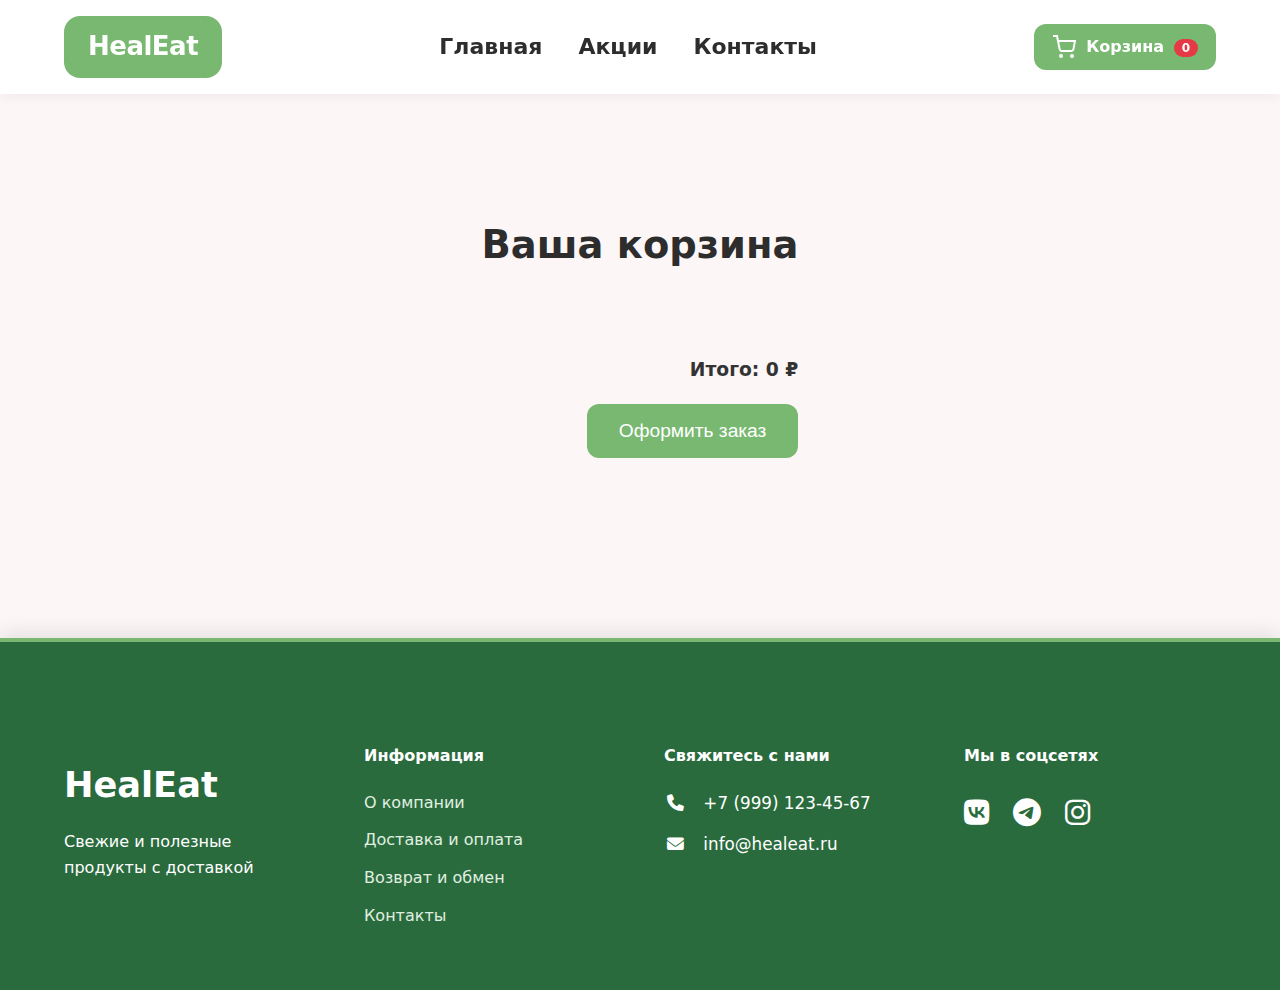
<file: pages/basket.html>
<!-- pages/basket.html -->
<!DOCTYPE html>
<html lang="ru">
<head>
  <meta charset="UTF-8">
  <meta name="viewport" content="width=device-width, initial-scale=1.0">
  <title>Корзина - HealEat</title>
  <link rel="stylesheet" href="../style.css">
  <link rel="stylesheet" href="https://cdnjs.cloudflare.com/ajax/libs/font-awesome/6.5.0/css/all.min.css">
</head>
<body>
<header class="header">
  <div class="logo">HealEat</div>
  <nav class="nav">
    <a href="../index.html">Главная</a>
    <a href="sales.html">Акции</a>
    <a href="contacts.html">Контакты</a>
  </nav>
  <a href="basket.html" class="cart-btn" aria-label="Корзина">
    <svg width="24" height="24" viewBox="0 0 24 24" fill="none" stroke="currentColor" stroke-width="2">
      <circle cx="9" cy="21" r="1"/>
      <circle cx="20" cy="21" r="1"/>
      <path d="M1 1h4l2.68 13.39a2 2 0 0 0 2 1.61h9.72a2 2 0 0 0 2-1.61L23 6H6"/>
    </svg>
    <span class="cart-text">Корзина <span class="cart-count">0</span></span>
  </a>
</header>

<section class="basket-section">
  <h2 class="section-title">Ваша корзина</h2>
  <div class="basket-items"></div>
  <div class="basket-total">
    <h3>Итого: <span id="total-price">0 ₽</span></h3>
    <button class="checkout-btn">Оформить заказ</button>
  </div>
</section>

<footer class="footer">
  <div class="footer-brand">
    <h3>HealEat</h3>
    <p>Свежие и полезные продукты с доставкой</p>
  </div>
  
  <div class="footer-links">
    <h4>Информация</h4>
    <ul>
      <li><a href="#">О компании</a></li>
      <li><a href="#">Доставка и оплата</a></li>
      <li><a href="#">Возврат и обмен</a></li>
      <li><a href="#">Контакты</a></li>
    </ul>
  </div>
  
  <div class="footer-contact">
    <h4>Свяжитесь с нами</h4>
    <p><i class="fas fa-phone"></i> +7 (999) 123-45-67</p>
    <p><i class="fas fa-envelope"></i> info@healeat.ru</p>
  </div>
  
  <div class="footer-social">
    <h4>Мы в соцсетях</h4>
    <div class="social-icons">
      <a href="#"><i class="fab fa-vk"></i></a>
      <a href="#"><i class="fab fa-telegram"></i></a>
      <a href="#"><i class="fab fa-instagram"></i></a>
    </div>
  </div>
</footer>

<script src="../script.js"></script>
</body>
</html>
</file>
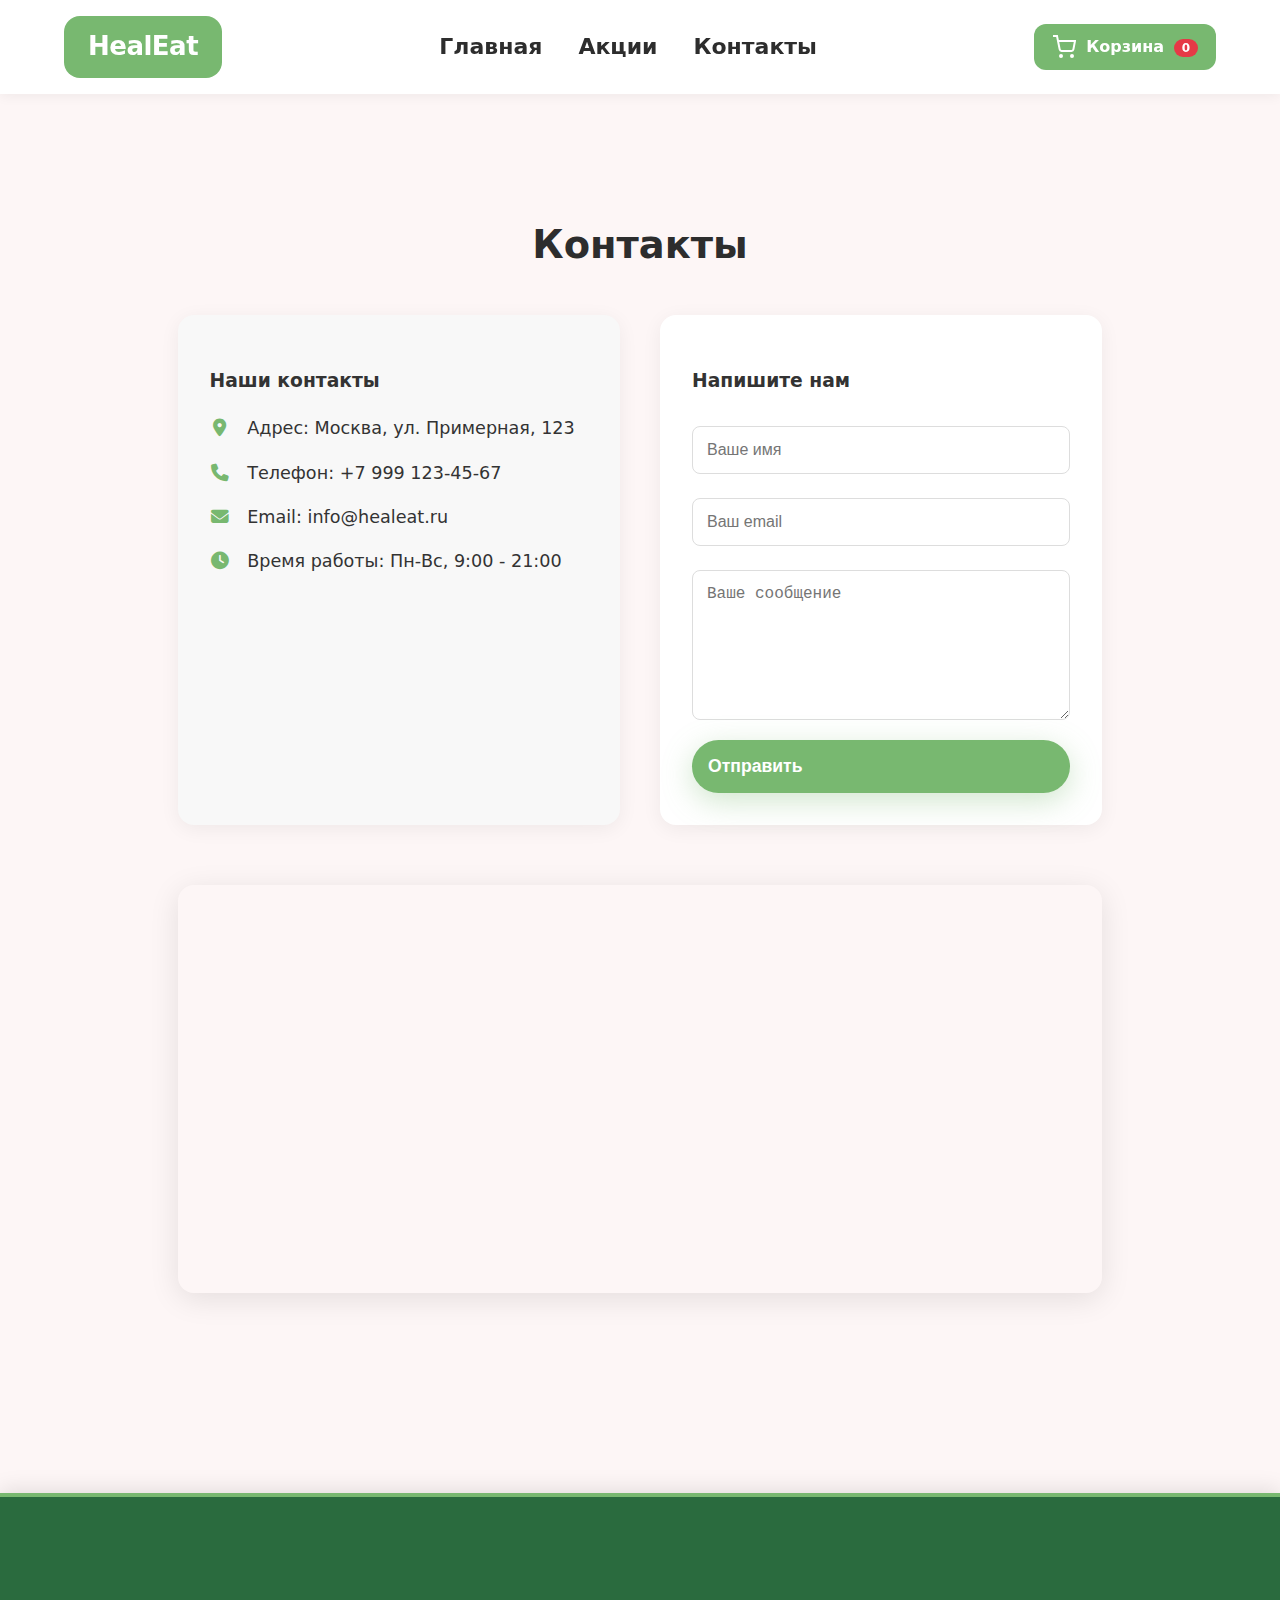
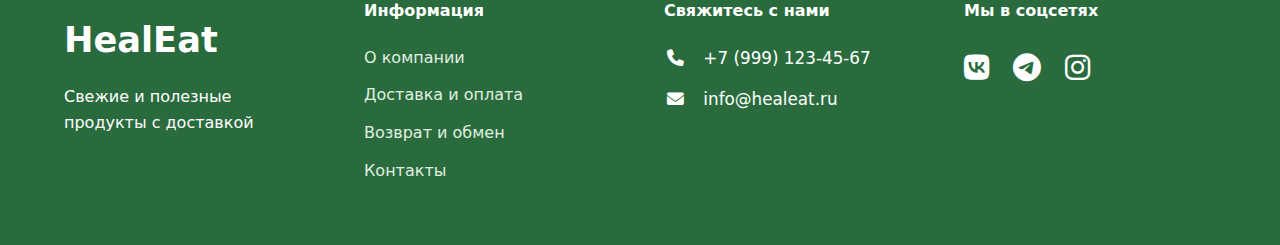
<file: pages/contacts.html>
<!-- pages/contacts.html -->
<!DOCTYPE html>
<html lang="ru">
<head>
  <meta charset="UTF-8">
  <meta name="viewport" content="width=device-width, initial-scale=1.0">
  <title>Контакты — HealEat</title>
  <link rel="stylesheet" href="../style.css">
  <link rel="stylesheet" href="https://cdnjs.cloudflare.com/ajax/libs/font-awesome/6.5.0/css/all.min.css">
</head>
<body>
<header class="header">
  <div class="logo">HealEat</div>
  <nav class="nav">
    <a href="../index.html">Главная</a>
    <a href="sales.html">Акции</a>
    <a href="contacts.html">Контакты</a>
  </nav>
  <a href="basket.html" class="cart-btn" aria-label="Корзина">
    <svg width="24" height="24" viewBox="0 0 24 24" fill="none" stroke="currentColor" stroke-width="2">
      <circle cx="9" cy="21" r="1"/>
      <circle cx="20" cy="21" r="1"/>
      <path d="M1 1h4l2.68 13.39a2 2 0 0 0 2 1.61h9.72a2 2 0 0 0 2-1.61L23 6H6"/>
    </svg>
    <span class="cart-text">Корзина <span class="cart-count">0</span></span>
  </a>
</header>

<section class="contacts-section">
  <h2 class="section-title">Контакты</h2>
  <div class="contacts-container">
    <div class="contact-info">
      <h3>Наши контакты</h3>
      <p><i class="fas fa-map-marker-alt"></i> Адрес: Москва, ул. Примерная, 123</p>
      <p><i class="fas fa-phone"></i> Телефон: +7 999 123-45-67</p>
      <p><i class="fas fa-envelope"></i> Email: info@healeat.ru</p>
      <p><i class="fas fa-clock"></i> Время работы: Пн-Вс, 9:00 - 21:00</p>
    </div>
    <div class="contact-form">
      <h3>Напишите нам</h3>
      <form>
        <input type="text" placeholder="Ваше имя" required>
        <input type="email" placeholder="Ваш email" required>
        <textarea placeholder="Ваше сообщение" required></textarea>
        <button type="submit" class="main-btn">Отправить</button>
      </form>
    </div>
  </div>
  <div class="map">
    <iframe src="https://www.google.com/maps/embed?pb=!1m18!1m12!1m3!1d2245.568744057027!2d37.61749441620738!3d55.75582600000001!2m3!1f0!2f0!3f0!3m2!1i1024!2i768!4f13.1!3m3!1m2!1s0x46b54a5c5c5c5c5d%3A0x5c5c5c5c5c5c5c5c!2sMoscow!5e0!3m2!1sen!2sru!4v1709560000000!5m2!1sen!2sru" width="100%" height="400" style="border:0;" allowfullscreen="" loading="lazy"></iframe>
  </div>
</section>

<footer class="footer">
  <div class="footer-brand">
    <h3>HealEat</h3>
    <p>Свежие и полезные продукты с доставкой</p>
  </div>
  <div class="footer-links">
    <h4>Информация</h4>
    <ul>
      <li><a href="#">О компании</a></li>
      <li><a href="#">Доставка и оплата</a></li>
      <li><a href="#">Возврат и обмен</a></li>
      <li><a href="#">Контакты</a></li>
    </ul>
  </div>
  <div class="footer-contact">
    <h4>Свяжитесь с нами</h4>
    <p><i class="fas fa-phone"></i> +7 (999) 123-45-67</p>
    <p><i class="fas fa-envelope"></i> info@healeat.ru</p>
  </div>
  <div class="footer-social">
    <h4>Мы в соцсетях</h4>
    <div class="social-icons">
      <a href="#"><i class="fab fa-vk"></i></a>
      <a href="#"><i class="fab fa-telegram"></i></a>
      <a href="#"><i class="fab fa-instagram"></i></a>
    </div>
  </div>
</footer>
<script src="../script.js"></script>
</body>
</html>
</file>
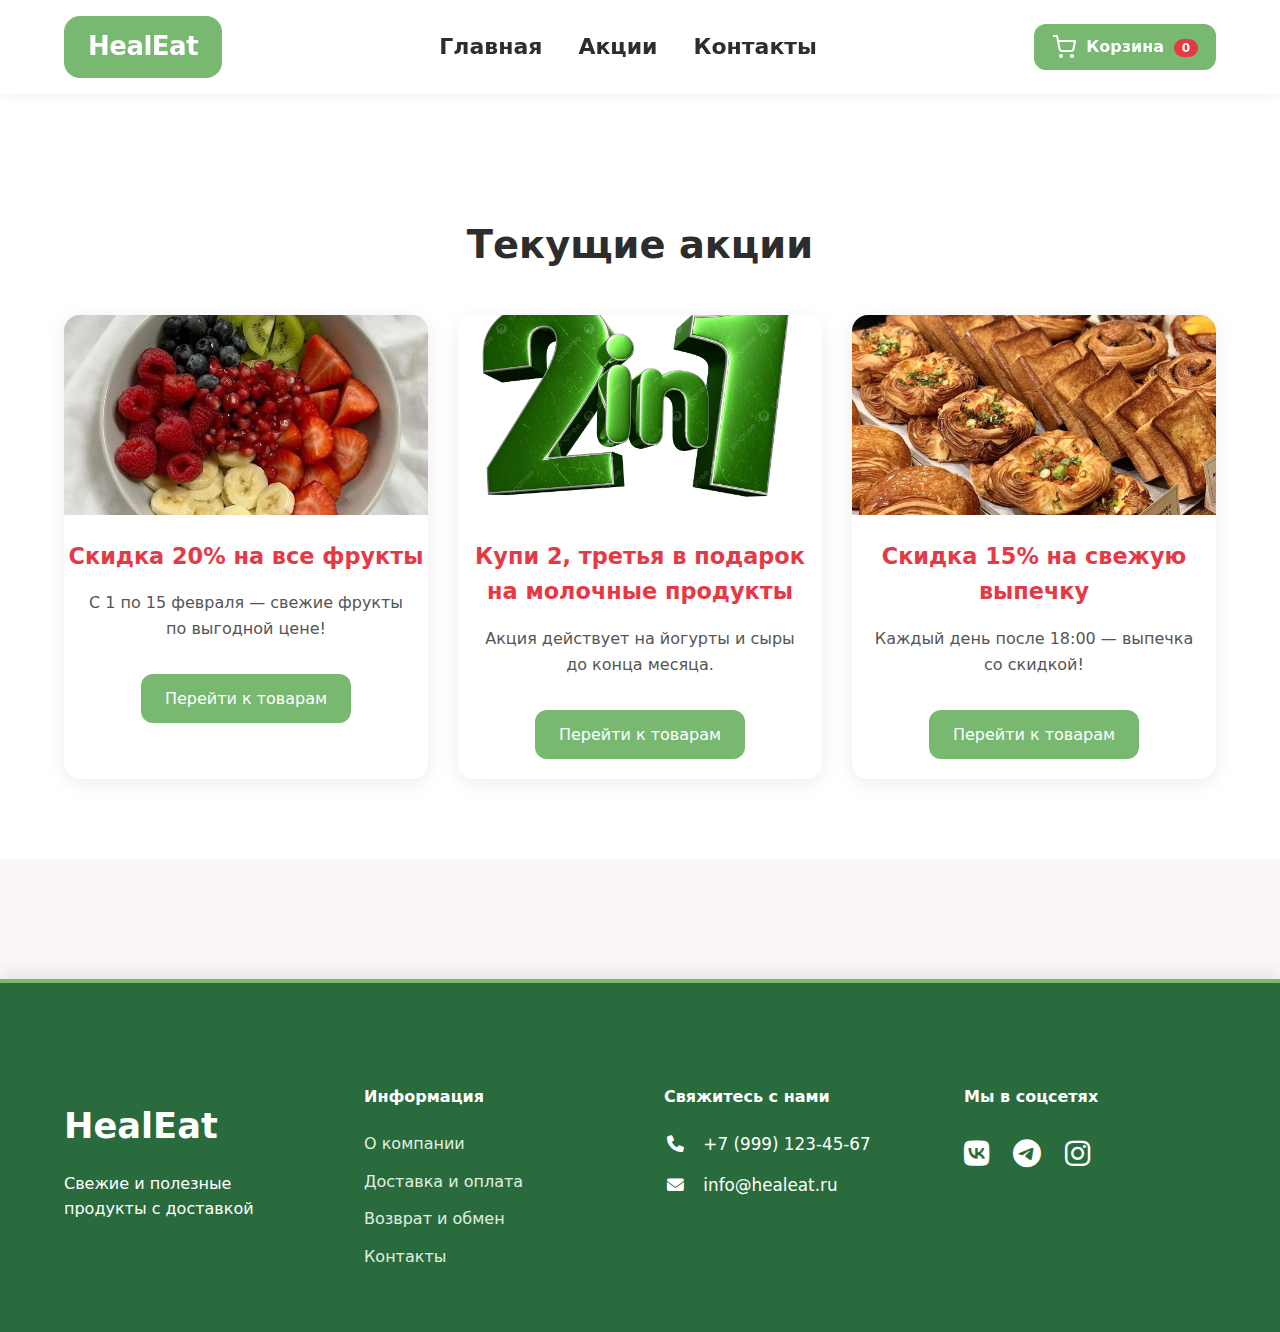
<file: pages/sales.html>
<!-- pages/actions.html -->
<!DOCTYPE html>
<html lang="ru">
<head>
  <meta charset="UTF-8">
  <meta name="viewport" content="width=device-width, initial-scale=1.0">
  <title>Акции — HealEat</title>
  <link rel="stylesheet" href="../style.css">
  <link rel="stylesheet" href="https://cdnjs.cloudflare.com/ajax/libs/font-awesome/6.5.0/css/all.min.css">
</head>
<body>
<header class="header">
  <div class="logo">HealEat</div>
  <nav class="nav">
    <a href="../index.html">Главная</a>
    <a href="sales.html">Акции</a>
    <a href="contacts.html">Контакты</a>
  </nav>
  <a href="basket.html" class="cart-btn" aria-label="Корзина">
    <svg width="24" height="24" viewBox="0 0 24 24" fill="none" stroke="currentColor" stroke-width="2">
      <circle cx="9" cy="21" r="1"/>
      <circle cx="20" cy="21" r="1"/>
      <path d="M1 1h4l2.68 13.39a2 2 0 0 0 2 1.61h9.72a2 2 0 0 0 2-1.61L23 6H6"/>
    </svg>
    <span class="cart-text">Корзина <span class="cart-count">0</span></span>
  </a>
</header>

<section class="actions-section">
  <h2 class="section-title">Текущие акции</h2>
  <div class="actions-container">
    <div class="action-card">
      <img src="../img/main/fruits.jpg" alt="fruits">
      <h3>Скидка 20% на все фрукты</h3>
      <p>С 1 по 15 февраля — свежие фрукты по выгодной цене!</p>
      <a href="category/fruits.html" class="action-btn">Перейти к товарам</a>
    </div>
    <div class="action-card">
      <img src="../img/2in1.png" alt="2in1">
      <h3>Купи 2, третья в подарок на молочные продукты</h3>
      <p>Акция действует на йогурты и сыры до конца месяца.</p>
      <a href="category/milk.html" class="action-btn">Перейти к товарам</a>
    </div>
    <div class="action-card">
      <img src="../img/main/bakery.jpg" alt="sale">
      <h3>Скидка 15% на свежую выпечку</h3>
      <p>Каждый день после 18:00 — выпечка со скидкой!</p>
      <a href="category/bakery.html" class="action-btn">Перейти к товарам</a>
    </div>
  </div>
</section>

<footer class="footer">
  <div class="footer-brand">
    <h3>HealEat</h3>
    <p>Свежие и полезные продукты с доставкой</p>
  </div>
  <div class="footer-links">
    <h4>Информация</h4>
    <ul>
      <li><a href="#">О компании</a></li>
      <li><a href="#">Доставка и оплата</a></li>
      <li><a href="#">Возврат и обмен</a></li>
      <li><a href="#">Контакты</a></li>
    </ul>
  </div>
  <div class="footer-contact">
    <h4>Свяжитесь с нами</h4>
    <p><i class="fas fa-phone"></i> +7 (999) 123-45-67</p>
    <p><i class="fas fa-envelope"></i> info@healeat.ru</p>
  </div>
  <div class="footer-social">
    <h4>Мы в соцсетях</h4>
    <div class="social-icons">
      <a href="#"><i class="fab fa-vk"></i></a>
      <a href="#"><i class="fab fa-telegram"></i></a>
      <a href="#"><i class="fab fa-instagram"></i></a>
    </div>
  </div>
</footer>

<script src="../script.js"></script>
</body>
</html>
</file>
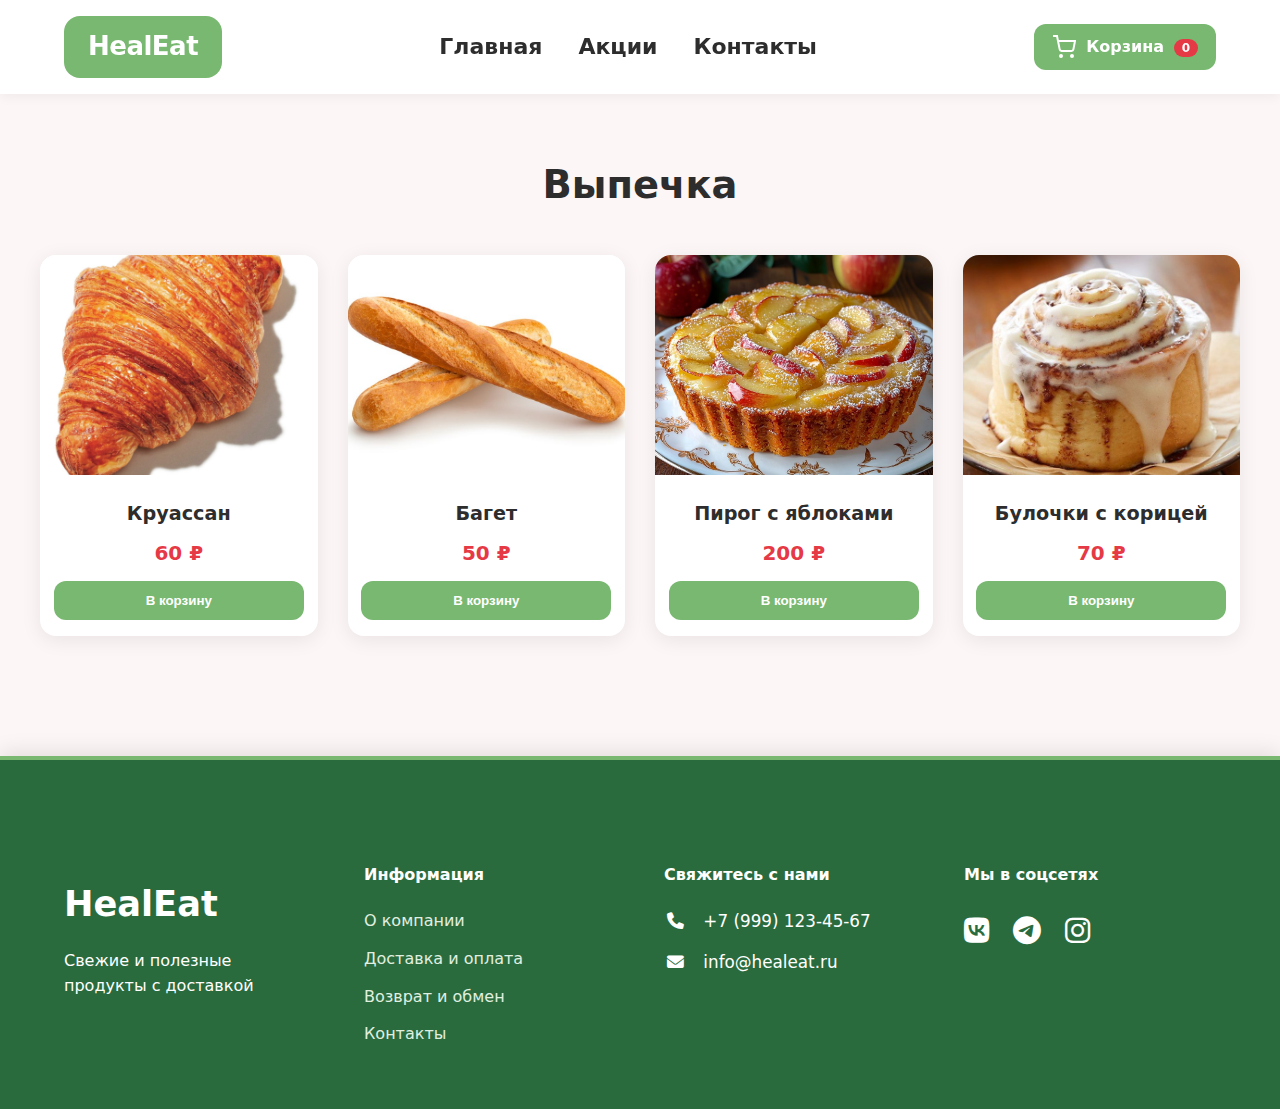
<file: pages/category/bakery.html>
<!-- pages/category/bakery.html -->
<!DOCTYPE html>
<html lang="ru">
<head>
  <meta charset="UTF-8">
  <meta name="viewport" content="width=device-width, initial-scale=1.0">
  <title>Выпечка - HealEat</title>
  <link rel="stylesheet" href="../../style.css">
  <link rel="stylesheet" href="https://cdnjs.cloudflare.com/ajax/libs/font-awesome/6.5.0/css/all.min.css">
</head>
<body>
<header class="header">
  <div class="logo">HealEat</div>
  <nav class="nav">
    <a href="../../index.html">Главная</a>
    <a href="../sales.html">Акции</a>
    <a href="../contacts.html">Контакты</a>
  </nav>
  <a href="../basket.html" class="cart-btn" aria-label="Корзина">
    <svg width="24" height="24" viewBox="0 0 24 24" fill="none" stroke="currentColor" stroke-width="2">
      <circle cx="9" cy="21" r="1"/>
      <circle cx="20" cy="21" r="1"/>
      <path d="M1 1h4l2.68 13.39a2 2 0 0 0 2 1.61h9.72a2 2 0 0 0 2-1.61L23 6H6"/>
    </svg>
    <span class="cart-text">Корзина <span class="cart-count">0</span></span>
  </a>
</header>

<section class="category-section">
  <h2 class="section-title">Выпечка</h2>
  <div class="products">
    <div class="product" data-name="Круассан" data-price="60" data-img="https://images.unsplash.com/photo-1558326567-98ae240a7ead">
      <img src="../../img/bakery/kruassan.jpg" alt="kruassan">
      <h3>Круассан</h3>
      <p class="price">60 ₽</p>
      <button class="add-to-cart">В корзину</button>
    </div>
    <div class="product" data-name="Багет" data-price="50" data-img="https://images.unsplash.com/photo-1599946341843-3bb6e7237db0">
      <img src="../../img/bakery/baget.jpg" alt="baget">      
      <h3>Багет</h3>
      <p class="price">50 ₽</p>
      <button class="add-to-cart">В корзину</button>
    </div>
    <div class="product" data-name="Пирог с яблоками" data-price="200" data-img="https://images.unsplash.com/photo-1562007908-2024d1309579">
      <img src="../../img/bakery/cakeApple.jpg" alt="cakeapple">      
      <h3>Пирог с яблоками</h3>
      <p class="price">200 ₽</p>
      <button class="add-to-cart">В корзину</button>
    </div>
    <div class="product" data-name="Булочки с корицей" data-price="70" data-img="https://images.unsplash.com/photo-1610747393479-6a5d0c0d251f">
      <img src="../../img/bakery/bulkor.jpg" alt="bulka">      
      <h3>Булочки с корицей</h3>
      <p class="price">70 ₽</p>
      <button class="add-to-cart">В корзину</button>
    </div>
    <!-- Добавьте больше товаров по аналогии -->
  </div>
</section>

<footer class="footer">
  <!-- Такой же футер, как в index.html -->
  <div class="footer-brand">
    <h3>HealEat</h3>
    <p>Свежие и полезные продукты с доставкой</p>
  </div>
  <div class="footer-links">
    <h4>Информация</h4>
    <ul>
      <li><a href="#">О компании</a></li>
      <li><a href="#">Доставка и оплата</a></li>
      <li><a href="#">Возврат и обмен</a></li>
      <li><a href="#">Контакты</a></li>
    </ul>
  </div>
  <div class="footer-contact">
    <h4>Свяжитесь с нами</h4>
    <p><i class="fas fa-phone"></i> +7 (999) 123-45-67</p>
    <p><i class="fas fa-envelope"></i> info@healeat.ru</p>
  </div>
  <div class="footer-social">
    <h4>Мы в соцсетях</h4>
    <div class="social-icons">
      <a href="#"><i class="fab fa-vk"></i></a>
      <a href="#"><i class="fab fa-telegram"></i></a>
      <a href="#"><i class="fab fa-instagram"></i></a>
    </div>
  </div>
</footer>

<script src="../../script.js"></script>
</body>
</html>
</file>
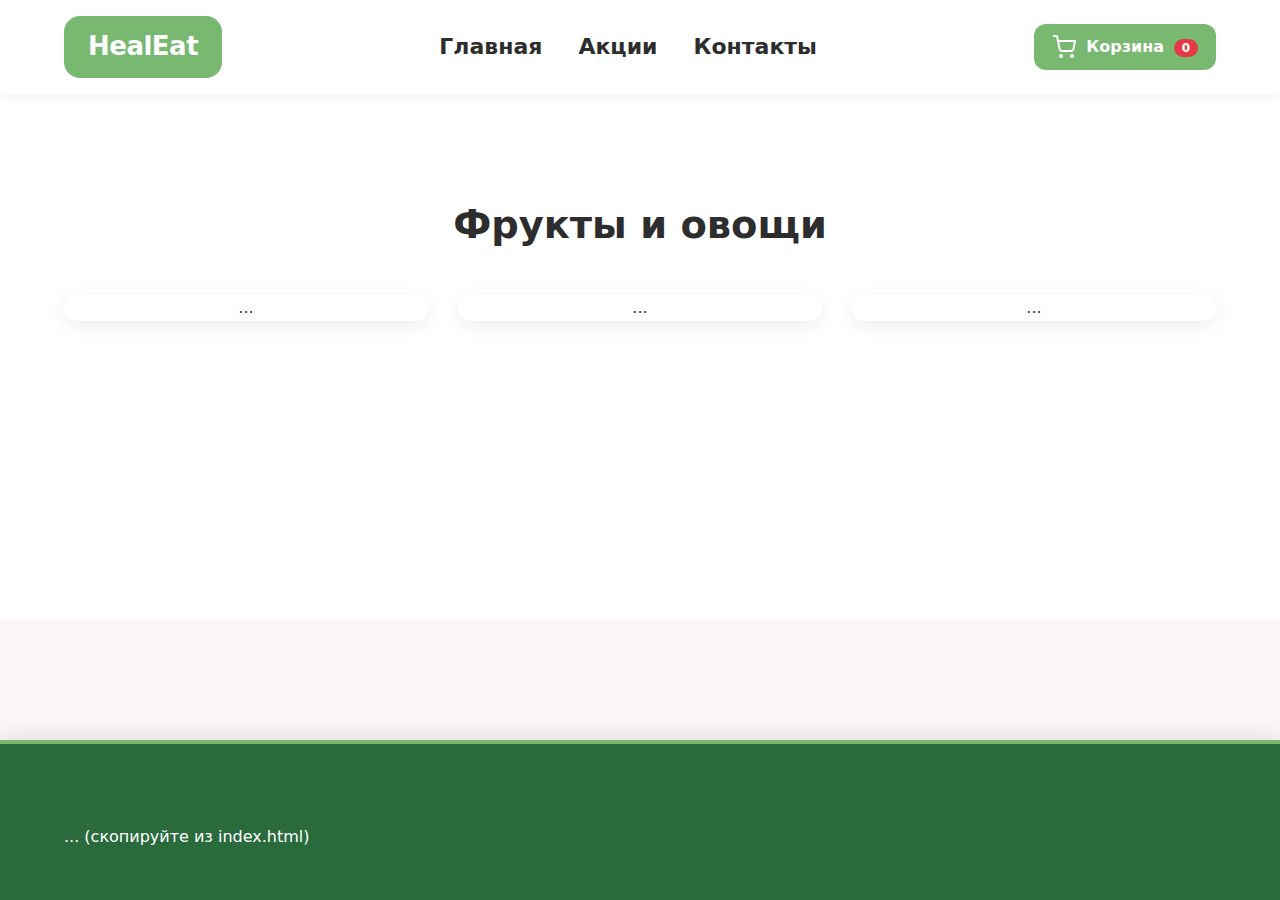
<file: pages/category/fruits.html>
<!DOCTYPE html>
<html lang="ru">
<head>
  <meta charset="UTF-8">
  <meta name="viewport" content="width=device-width, initial-scale=1.0">
  <title>Мясо, птица — HealEat</title>
  <link rel="stylesheet" href="../../style.css">
  <link rel="stylesheet" href="https://cdnjs.cloudflare.com/ajax/libs/font-awesome/6.5.0/css/all.min.css">
</head>
<body>
<!-- header такой же как в index.html, только пути ../../ -->
<header class="header">
  <div class="logo">HealEat</div>
  <nav class="nav">
    <a href="../../index.html">Главная</a>
    <a href="../sales.html">Акции</a>
    <a href="../contacts.html">Контакты</a>
  </nav>
  <a href="../basket.html" class="cart-btn" aria-label="Корзина">
    <svg width="24" height="24" viewBox="0 0 24 24" fill="none" stroke="currentColor" stroke-width="2"><circle cx="9" cy="21" r="1"/><circle cx="20" cy="21" r="1"/><path d="M1 1h4l2.68 13.39a2 2 0 0 0 2 1.61h9.72a2 2 0 0 0 2-1.61L23 6H6"/></svg>
    <span class="cart-text">Корзина <span class="cart-count">0</span></span>
  </a>
</header>

<section class="popular" style="padding-top:40px;">
  <h2 class="section-title">Фрукты и овощи</h2>
<div class="products">
  <div class="product" data-name="Яблоки" data-price="120" data-img="https://images.unsplash.com/photo-1560806887-1e4cd0b6cbd6">
    ...
  </div>
  <div class="product" data-name="Бананы" data-price="95" data-img="https://images.unsplash.com/photo-1601001435828-419e309a2f53">
    ...
  </div>
  <div class="product" data-name="Помидоры" data-price="180" data-img="https://images.unsplash.com/photo-1561642830-860ed803a3f3">
    ...
  </div>
  <!-- огурцы, апельсины, морковь, капуста, авокадо и т.д. -->
</div>
</section>

<!-- footer такой же как в index.html -->
<footer class="footer"> ... (скопируйте из index.html) </footer>

<script src="../../script.js"></script>
</body>
</html>
</file>
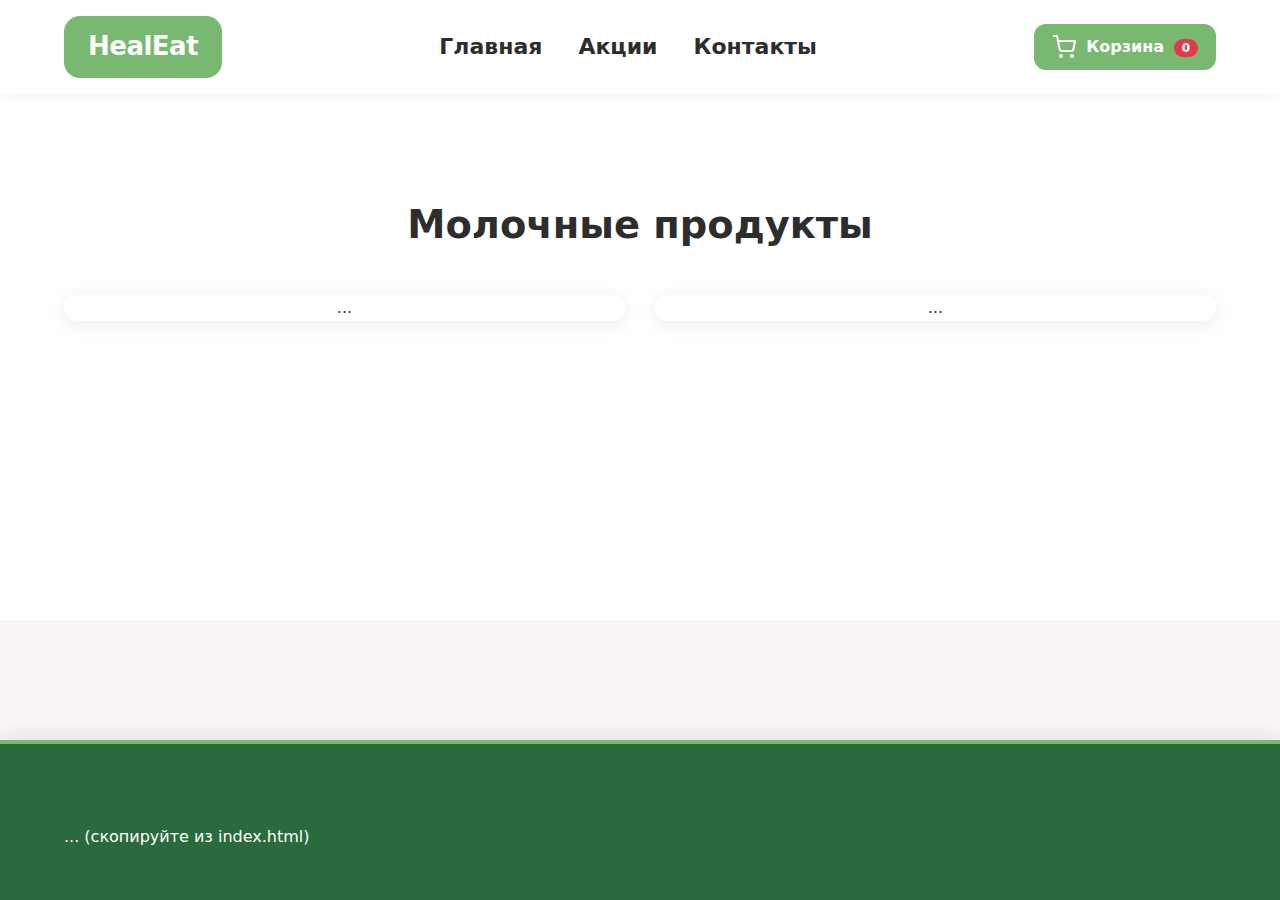
<file: pages/category/milk.html>
<!DOCTYPE html>
<html lang="ru">
<head>
  <meta charset="UTF-8">
  <meta name="viewport" content="width=device-width, initial-scale=1.0">
  <title>Мясо, птица — HealEat</title>
  <link rel="stylesheet" href="../../style.css">
  <link rel="stylesheet" href="https://cdnjs.cloudflare.com/ajax/libs/font-awesome/6.5.0/css/all.min.css">
</head>
<body>
<!-- header такой же как в index.html, только пути ../../ -->
<header class="header">
  <div class="logo">HealEat</div>
  <nav class="nav">
    <a href="../../index.html">Главная</a>
    <a href="../sales.html">Акции</a>
    <a href="../contacts.html">Контакты</a>
  </nav>
  <a href="../basket.html" class="cart-btn" aria-label="Корзина">
    <svg width="24" height="24" viewBox="0 0 24 24" fill="none" stroke="currentColor" stroke-width="2"><circle cx="9" cy="21" r="1"/><circle cx="20" cy="21" r="1"/><path d="M1 1h4l2.68 13.39a2 2 0 0 0 2 1.61h9.72a2 2 0 0 0 2-1.61L23 6H6"/></svg>
    <span class="cart-text">Корзина <span class="cart-count">0</span></span>
  </a>
</header>

<section class="popular" style="padding-top:40px;">
  <h2 class="section-title">Молочные продукты</h2>
<div class="products">
  <div class="product" data-name="Молоко 3.2%" data-price="85" data-img="https://images.unsplash.com/photo-1550581190-9be93909ee43">
    ...
  </div>
  <div class="product" data-name="Творог 5%" data-price="190" data-img="https://images.unsplash.com/photo-1628088065167-4e0c8875d415">
    ...
  </div>
  <!-- сыр, йогурт, сметана, кефир, масло и т.д. -->
</div>
</section>

<!-- footer такой же как в index.html -->
<footer class="footer"> ... (скопируйте из index.html) </footer>

<script src="../../script.js"></script>
</body>
</html>
</file>
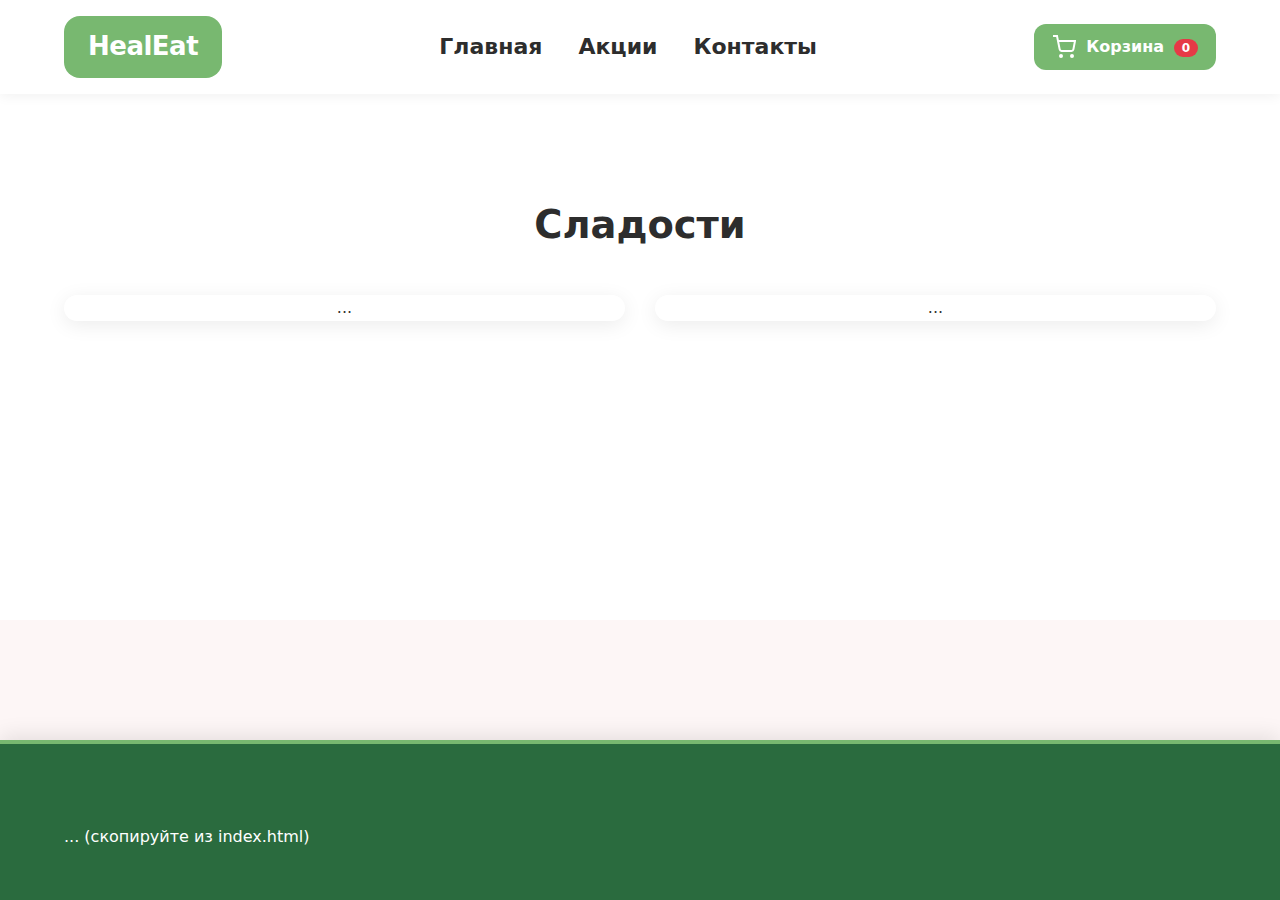
<file: pages/category/sweet.html>
<!DOCTYPE html>
<html lang="ru">
<head>
  <meta charset="UTF-8">
  <meta name="viewport" content="width=device-width, initial-scale=1.0">
  <title>Мясо, птица — HealEat</title>
  <link rel="stylesheet" href="../../style.css">
  <link rel="stylesheet" href="https://cdnjs.cloudflare.com/ajax/libs/font-awesome/6.5.0/css/all.min.css">
</head>
<body>
<!-- header такой же как в index.html, только пути ../../ -->
<header class="header">
  <div class="logo">HealEat</div>
  <nav class="nav">
    <a href="../../index.html">Главная</a>
    <a href="../sales.html">Акции</a>
    <a href="../contacts.html">Контакты</a>
  </nav>
  <a href="../basket.html" class="cart-btn" aria-label="Корзина">
    <svg width="24" height="24" viewBox="0 0 24 24" fill="none" stroke="currentColor" stroke-width="2"><circle cx="9" cy="21" r="1"/><circle cx="20" cy="21" r="1"/><path d="M1 1h4l2.68 13.39a2 2 0 0 0 2 1.61h9.72a2 2 0 0 0 2-1.61L23 6H6"/></svg>
    <span class="cart-text">Корзина <span class="cart-count">0</span></span>
  </a>
</header>

<section class="popular" style="padding-top:40px;">
  <h2 class="section-title">Сладости</h2>
<div class="products">
  <div class="product" data-name="Шоколад молочный" data-price="180" data-img="https://images.unsplash.com/photo-1614355038519-9c2e3e2a0d3e">
    ...
  </div>
  <div class="product" data-name="Мармелад" data-price="220" data-img="https://images.unsplash.com/photo-1589114477771-5d37c0e1e7d8">
    ...
  </div>
  </div>
</section>

<!-- footer такой же как в index.html -->
<footer class="footer"> ... (скопируйте из index.html) </footer>

<script src="../../script.js"></script>
</body>
</html>
</file>
<file: style.css>
/* ==================== Основные стили ==================== */
body {
  margin: 0;
  font-family: system-ui, -apple-system, BlinkMacSystemFont, 'Segoe UI', Roboto, sans-serif;
  background-color: #fdf6f6;
  color: #333;
  line-height: 1.6;
}

* {
  box-sizing: border-box;
}

/* ==================== Шапка (Header) ==================== */
.header {
  display: flex;
  justify-content: space-between;
  align-items: center;
  padding: 16px 5%;
  background: #ffffff;
  box-shadow: 0 2px 12px rgba(0,0,0,0.06);
  position: sticky;
  top: 0;
  z-index: 100;
}

.logo {
  background: #78b870;
  color: white;
  font-size: 26px;
  font-weight: 700;
  padding: 10px 24px;
  border-radius: 16px;
  letter-spacing: -0.5px;
}

.nav {
  display: flex;
  gap: 36px;
}

.nav a {
  color: #2d2d2d;
  font-size: 22px;
  font-weight: 700;
  text-decoration: none;
  transition: color 0.2s, transform 0.15s;
}

.nav a:hover {
  color: #78b870;
  transform: translateY(-1px);
}

.cart-btn {
  display: flex;
  align-items: center;
  gap: 10px;
  padding: 10px 18px;
  background: #78b870;
  color: white;
  border-radius: 12px;
  text-decoration: none;
  font-weight: 600;
  transition: all 0.25s;
}

.cart-btn:hover {
  background: #6aa55f;
  transform: translateY(-2px);
  box-shadow: 0 6px 20px rgba(120,184,112,0.35);
}

.cart-count {
  background: #e63946;
  color: white;
  font-size: 12px;
  padding: 2px 8px;
  border-radius: 12px;
  margin-left: 4px;
}

/* ==================== Баннер ==================== */
.banner {
  position: relative;
  height: 70vh;
  min-height: 500px;
  background-image: 
    linear-gradient(rgba(0,0,0,0.45), rgba(0,0,0,0.55)),
    url('https://images.unsplash.com/photo-1606857521015-7f9fcf423740?ixlib=rb-4.0.3&auto=format&fit=crop&w=1920&q=80');
  background-size: cover;
  background-position: center;
  display: flex;
  align-items: center;
  justify-content: center;
  text-align: center;
  color: white;
  overflow: hidden;
}

.banner-overlay {
  position: absolute;
  inset: 0;
  background: linear-gradient(135deg, rgba(120,184,112,0.25) 0%, rgba(120,184,112,0.1) 100%);
  z-index: 1;
}

.banner-content {
  position: relative;
  z-index: 2;
  max-width: 900px;
  padding: 0 20px;
  animation: fadeInUp 1.2s ease-out;
}

.banner h1 {
  font-size: clamp(2.8rem, 7vw, 5.5rem);
  font-weight: 800;
  margin: 0 0 1.2rem;
  line-height: 1.1;
  text-shadow: 0 4px 12px rgba(0,0,0,0.5);
  letter-spacing: -1px;
}

.banner p {
  font-size: clamp(1.2rem, 3vw, 1.6rem);
  margin: 0 0 2.5rem;
  opacity: 0.95;
  font-weight: 300;
}

.main-btn {
  display: inline-flex;
  align-items: center;
  gap: 12px;
  padding: 16px 36px;
  font-size: 1.25rem;
  font-weight: bold;
  background: #78b870;
  color: white;
  border: none;
  border-radius: 50px;
  cursor: pointer;
  transition: all 0.3s ease;
  box-shadow: 0 8px 30px rgba(120,184,112,0.35);
  transform: translateY(0);
}

.main-btn:hover {
  background: #6aa55f;
  transform: translateY(-4px);
  box-shadow: 0 14px 40px rgba(120,184,112,0.45);
}

.main-btn svg {
  transition: transform 0.3s ease;
}

.main-btn:hover svg {
  transform: translateX(6px);
}

/* ==================== Заголовки секций ==================== */
.section-title {
  text-align: center;
  font-size: 2.4rem;
  margin: 60px 0 40px;
  color: #2d2d2d;
  font-weight: 700;
}

/* Basket styles */
.basket-section {
  padding: 60px 5%;
  max-width: 1200px;
  margin: 0 auto;
}

.basket-items {
  display: grid;
  grid-template-columns: repeat(auto-fit, minmax(300px, 1fr));
  gap: 24px;
}

.basket-item {
  display: flex;
  align-items: center;
  background: white;
  border-radius: 16px;
  padding: 16px;
  box-shadow: 0 4px 20px rgba(0,0,0,0.08);
}

.basket-item img {
  width: 80px;
  height: 80px;
  object-fit: cover;
  border-radius: 8px;
  margin-right: 16px;
}

.basket-item-info {
  flex: 1;
}

.basket-item h4 {
  margin: 0 0 8px;
  font-size: 1.1rem;
}

.basket-item p {
  margin: 0 0 8px;
  color: #e63946;
}

.quantity {
  display: flex;
  align-items: center;
  gap: 8px;
}

.quantity button {
  background: #f0f0f0;
  border: none;
  padding: 4px 10px;
  cursor: pointer;
  border-radius: 4px;
}

.remove-btn {
  background: none;
  border: none;
  color: #e63946;
  cursor: pointer;
  font-size: 1.2rem;
  margin-left: auto;
}

.basket-total {
  text-align: right;
  margin-top: 40px;
}

.checkout-btn {
  padding: 16px 32px;
  background: #78b870;
  color: white;
  border: none;
  border-radius: 12px;
  font-size: 1.2rem;
  cursor: pointer;
  transition: background 0.3s;
}

.checkout-btn:hover {
  background: #6aa55f;
}

/* ==================== Категории ==================== */
.container {
  display: grid;
  grid-template-columns: repeat(3, 1fr);
  gap: 24px;
  padding: 0 5% 60px;
  max-width: 1400px;
  margin: 0 auto;
}

.card {
  overflow: hidden;
  min-height: 220px;
  border-radius: 20px;
  padding: 24px;
  color: white;
  position: relative;
  box-shadow: 0 6px 24px rgba(0,0,0,0.12);
  cursor: pointer;
  transition: transform 0.3s ease;
}

.card:hover {
  transform: translateY(-8px);
}

.card img {
  width: 100%;
  height: 100%;
  object-fit: cover;
  position: absolute;
  top: 0;
  left: 0;
  opacity: 0.28;
  border-radius: 20px;
}

.card h2 {
  position: relative;
  z-index: 2;
  margin: 0;
  font-size: 1.8rem;
}

.red    { background-color: #c24b4b; }
.green  { background-color: #5ed46a; }
.pink   { background-color: #c28c96; }
.orange { background-color: #e06f3d; }
.blue   { background-color: #9ab1c7; }
.brown  { background-color: #8c4e37; }

/* ==================== Популярные товары ==================== */
.popular {
  padding: 0 5% 80px;
  background: #fff;
}

.products {
  display: grid;
  grid-template-columns: repeat(auto-fit, minmax(220px, 1fr));
  gap: 30px;
  max-width: 1200px;
  margin: 0 auto;
}

.product {
  background: white;
  border-radius: 16px;
  overflow: hidden;
  box-shadow: 0 4px 20px rgba(0,0,0,0.08);
  transition: all 0.3s ease;
  text-align: center;
}

.product:hover {
  transform: translateY(-10px);
  box-shadow: 0 12px 40px rgba(0,0,0,0.12);
}

.product img {
  width: 100%;
  height: 220px;
  object-fit: cover;
}

.product h3 {
  margin: 16px 0 8px;
  font-size: 1.2rem;
  color: #2d2d2d;
}

.price {
  color: #e63946;
  font-weight: 700;
  font-size: 1.25rem;
  margin: 4px 0 12px;
}

.add-to-cart {
  width: 90%;
  margin: 0 auto 16px;
  padding: 12px;
  background: #78b870;
  color: white;
  border: none;
  border-radius: 12px;
  font-weight: 600;
  cursor: pointer;
  transition: background 0.3s;
}

.add-to-cart:hover {
  background: #6aa55f;
}

/* Добавьте в style.css стили для новых страниц */

/* Actions */
.actions-section {
  padding: 60px 5% 80px;
  background: #fff;
}

.actions-container {
  display: grid;
  grid-template-columns: repeat(auto-fit, minmax(300px, 1fr));
  gap: 30px;
  max-width: 1200px;
  margin: 0 auto;
}

.action-card {
  background: white;
  border-radius: 16px;
  overflow: hidden;
  box-shadow: 0 4px 20px rgba(0,0,0,0.08);
  transition: all 0.3s ease;
  text-align: center;
}

.action-card:hover {
  transform: translateY(-10px);
  box-shadow: 0 12px 40px rgba(0,0,0,0.12);
}

.action-card img {
  width: 100%;
  height: 200px;
  object-fit: cover;
}

.action-card h3 {
  margin: 16px 0 8px;
  font-size: 1.4rem;
  color: #e63946;
}

.action-card p {
  padding: 0 16px 16px;
  color: #555;
}

.action-btn {
  display: inline-block;
  padding: 12px 24px;
  background: #78b870;
  color: white;
  text-decoration: none;
  border-radius: 12px;
  margin-bottom: 20px;
  transition: background 0.3s;
}

.action-btn:hover {
  background: #6aa55f;
}

/* Contacts */
.contacts-section {
  padding: 60px 5% 80px;
  max-width: 1200px;
  margin: 0 auto;
}

.contacts-container {
  display: grid;
  grid-template-columns: repeat(auto-fit, minmax(300px, 1fr));
  gap: 40px;
  margin-bottom: 60px;
}

.contact-info {
  background: #f8f8f8;
  padding: 32px;
  border-radius: 16px;
  box-shadow: 0 4px 20px rgba(0,0,0,0.06);
}

.contact-info p {
  margin: 16px 0;
  font-size: 1.1rem;
}

.contact-info i {
  color: #78b870;
  margin-right: 12px;
  width: 20px;
  text-align: center;
}

.contact-form {
  background: white;
  padding: 32px;
  border-radius: 16px;
  box-shadow: 0 4px 20px rgba(0,0,0,0.06);
}

.contact-form input,
.contact-form textarea {
  width: 100%;
  padding: 14px;
  margin: 12px 0;
  border: 1px solid #ddd;
  border-radius: 8px;
  font-size: 1rem;
}

.contact-form textarea {
  height: 150px;
  resize: vertical;
}

.contact-form button {
  width: 100%;
  padding: 16px;
  font-size: 1.1rem;
}

.map {
  border-radius: 16px;
  overflow: hidden;
  box-shadow: 0 6px 30px rgba(0,0,0,0.1);
}


/* ==================== Преимущества ==================== */
.advantages {
  padding: 60px 5%;
  background: #f8f8f8;
}

.adv-container {
  display: grid;
  grid-template-columns: repeat(auto-fit, minmax(240px, 1fr));
  gap: 28px;
  max-width: 1200px;
  margin: 0 auto;
}

.adv {
  background: white;
  padding: 28px 20px;
  border-radius: 16px;
  text-align: center;
  box-shadow: 0 4px 20px rgba(0,0,0,0.06);
  transition: transform 0.3s;
}

.adv:hover {
  transform: translateY(-6px);
}

.adv h3 {
  margin-bottom: 12px;
  font-size: 1.35rem;
  color: #78b870;
}

/* ==================== Отзывы ==================== */
.reviews {
  padding: 80px 5%;
  background: linear-gradient(to bottom, #f9f9f9, #fdf6f6);
}

.reviews-container {
  display: grid;
  grid-template-columns: repeat(auto-fit, minmax(300px, 1fr));
  gap: 30px;
  max-width: 1200px;
  margin: 40px auto 0;
}

.review {
  background: white;
  border-radius: 20px;
  padding: 32px 28px;
  box-shadow: 0 6px 30px rgba(0,0,0,0.07);
  text-align: center;
  transition: transform 0.3s;
}

.review:hover {
  transform: translateY(-8px);
}

.avatar {
  width: 80px;
  height: 80px;
  border-radius: 50%;
  object-fit: cover;
  border: 4px solid #78b870;
  margin-bottom: 16px;
}

.stars {
  color: #f4c430;
  font-size: 1.4rem;
  margin: 12px 0;
}

.review p {
  font-style: italic;
  color: #555;
  margin: 16px 0 20px;
}

.author {
  font-weight: 600;
  color: #78b870;
  font-size: 0.95rem;
}

/* ... все предыдущие стили остаются без изменений до футера ... */

/* ==================== Подвал (Footer) ==================== */
.footer {
  background: #2a6b3e;
  color: white;
  padding: 80px 5% 50px;          /* увеличил внутренние отступы */
  margin-top: 120px;              /* основной отступ сверху от предыдущего контента */
  display: grid;
  grid-template-columns: repeat(auto-fit, minmax(220px, 1fr));
  gap: 48px;                      /* чуть больше расстояния между колонками */
  border-top: 4px solid #78b870;  /* тонкая акцентная полоса сверху */
  box-shadow: 0 -4px 20px rgba(0,0,0,0.1); /* лёгкая тень сверху */
}

.footer-brand h3 {
  font-size: 2.2rem;
  margin-bottom: 16px;
}

.footer-links ul {
  list-style: none;
  padding: 0;
  margin: 0;
}

.footer-links a {
  color: #e0f0e0;
  text-decoration: none;
  display: block;
  margin: 12px 0;
  transition: color 0.2s, transform 0.15s;
}

.footer-links a:hover {
  color: white;
  transform: translateX(6px);
}

.footer-contact p {
  margin: 14px 0;
  font-size: 1.05rem;
}

.footer-contact i {
  margin-right: 12px;
  width: 22px;
  text-align: center;
}

.social-icons {
  display: flex;
  gap: 24px;
  margin-top: 20px;
}

.social-icons a {
  color: white;
  font-size: 1.8rem;
  transition: transform 0.25s, color 0.25s;
}

.social-icons a:hover {
  transform: translateY(-4px) scale(1.15);
  color: #a8e0a8;
}

/* Дополнительно: чтобы контент не прижимался к краю экрана внизу */
body {
  min-height: 100vh;
  display: flex;
  flex-direction: column;
}

main, section {
  flex: 1;
}

/* ... остальные медиа-запросы и анимации без изменений ... */

/* ==================== Анимации ==================== */
@keyframes fadeInUp {
  from {
    opacity: 0;
    transform: translateY(40px);
  }
  to {
    opacity: 1;
    transform: translateY(0);
  }
}

/* ==================== Адаптивность ==================== */
@media (max-width: 1024px) {
  .container {
    grid-template-columns: repeat(2, 1fr);
  }
}

@media (max-width: 768px) {
  .header {
    padding: 14px 5%;
    flex-wrap: wrap;
    gap: 16px;
  }
  
  .nav {
    order: 3;
    width: 100%;
    justify-content: center;
    gap: 24px;
    margin-top: 8px;
  }
  
  .cart-btn {
    order: 2;
  }
  
  .logo {
    order: 1;
  }
  
  .banner {
    height: 60vh;
    min-height: 480px;
  }
  
  .banner h1 {
    font-size: clamp(2.4rem, 8vw, 4rem);
  }
  
  .main-btn {
    padding: 14px 32px;
    font-size: 1.1rem;
  }
}

@media (max-width: 600px) {
  .nav {
    gap: 16px;
    font-size: 15px;
  }
  
  .section-title {
    font-size: 2rem;
    margin: 40px 0 30px;
  }
  
  .container {
    grid-template-columns: 1fr;
  }
}
</file>
